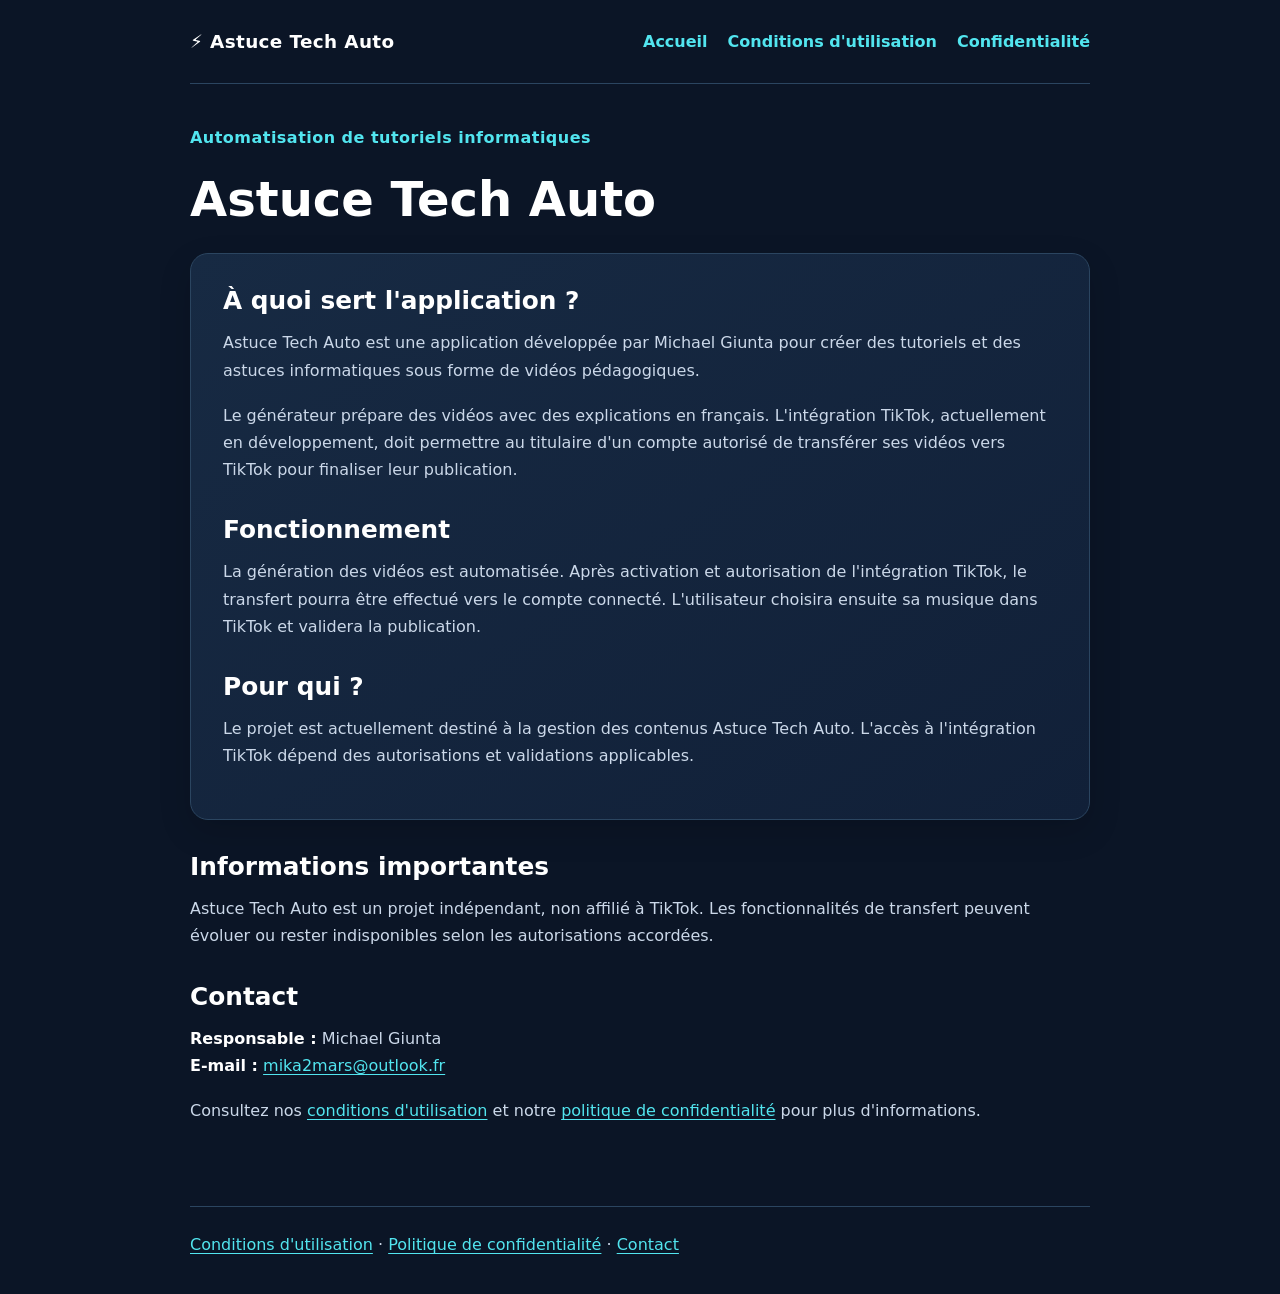
<file: index.html>
<!doctype html>
<html lang="fr">
<head>
  <meta charset="utf-8">
  <meta name="viewport" content="width=device-width, initial-scale=1">
  <meta name="description" content="Astuce Tech Auto : création de tutoriels informatiques et préparation de vidéos pour TikTok.">
  <title>Astuce Tech Auto — Accueil</title>
  <link rel="stylesheet" href="style.css">
</head>
<body>
  <header>
    <strong>⚡ Astuce Tech Auto</strong>
    <nav aria-label="Navigation principale">
      <a href="index.html">Accueil</a>
      <a href="terms.html">Conditions d'utilisation</a>
      <a href="privacy.html">Confidentialité</a>
    </nav>
  </header>
  <main>
    <p class="eyebrow">Automatisation de tutoriels informatiques</p>
    <h1>Astuce Tech Auto</h1>
    <div class="panel">
      <h2>À quoi sert l'application ?</h2>
      <p>Astuce Tech Auto est une application développée par Michael Giunta pour créer des tutoriels et des astuces informatiques sous forme de vidéos pédagogiques.</p>
      <p>Le générateur prépare des vidéos avec des explications en français. L'intégration TikTok, actuellement en développement, doit permettre au titulaire d'un compte autorisé de transférer ses vidéos vers TikTok pour finaliser leur publication.</p>
      <h2>Fonctionnement</h2>
      <p>La génération des vidéos est automatisée. Après activation et autorisation de l'intégration TikTok, le transfert pourra être effectué vers le compte connecté. L'utilisateur choisira ensuite sa musique dans TikTok et validera la publication.</p>
      <h2>Pour qui ?</h2>
      <p>Le projet est actuellement destiné à la gestion des contenus Astuce Tech Auto. L'accès à l'intégration TikTok dépend des autorisations et validations applicables.</p>
    </div>
    <h2>Informations importantes</h2>
    <p>Astuce Tech Auto est un projet indépendant, non affilié à TikTok. Les fonctionnalités de transfert peuvent évoluer ou rester indisponibles selon les autorisations accordées.</p>
    <h2>Contact</h2>
    <p><strong>Responsable :</strong> Michael Giunta<br>
    <strong>E-mail :</strong> <a href="mailto:mika2mars@outlook.fr">mika2mars@outlook.fr</a></p>
    <p>Consultez nos <a href="terms.html">conditions d'utilisation</a> et notre <a href="privacy.html">politique de confidentialité</a> pour plus d'informations.</p>
  </main>
  <footer>
    <a href="terms.html">Conditions d'utilisation</a> · <a href="privacy.html">Politique de confidentialité</a> · <a href="mailto:mika2mars@outlook.fr">Contact</a>
  </footer>
</body>
</html>
</file>
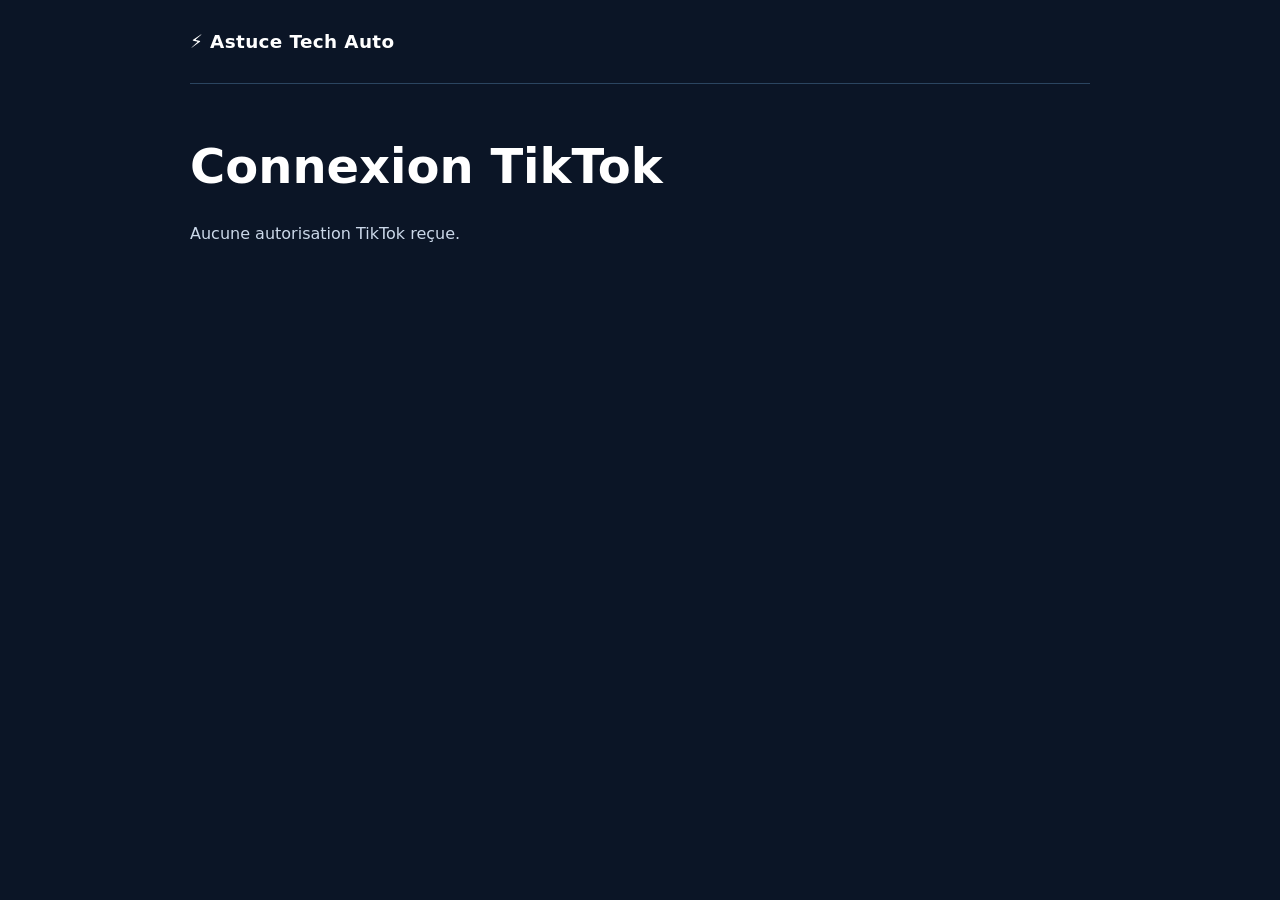
<file: callback.html>
<!doctype html>
<html lang="fr">
<head>
  <meta charset="utf-8">
  <meta name="viewport" content="width=device-width, initial-scale=1">
  <title>Connexion TikTok — Astuce Tech Auto</title>
  <link rel="stylesheet" href="style.css">
</head>
<body>
  <header>
    <strong>⚡ Astuce Tech Auto</strong>
  </header>
  <main>
    <h1>Connexion TikTok</h1>
    <p id="status">Vérification du retour de TikTok...</p>
  </main>
  <script>
    const params = new URLSearchParams(window.location.search);
    document.getElementById("status").textContent =
      params.has("error")
        ? "La connexion TikTok a été refusée ou interrompue."
        : params.has("code")
          ? "Autorisation reçue. La connexion doit encore être finalisée."
          : "Aucune autorisation TikTok reçue.";
  </script>
</body>
</html>
</file>
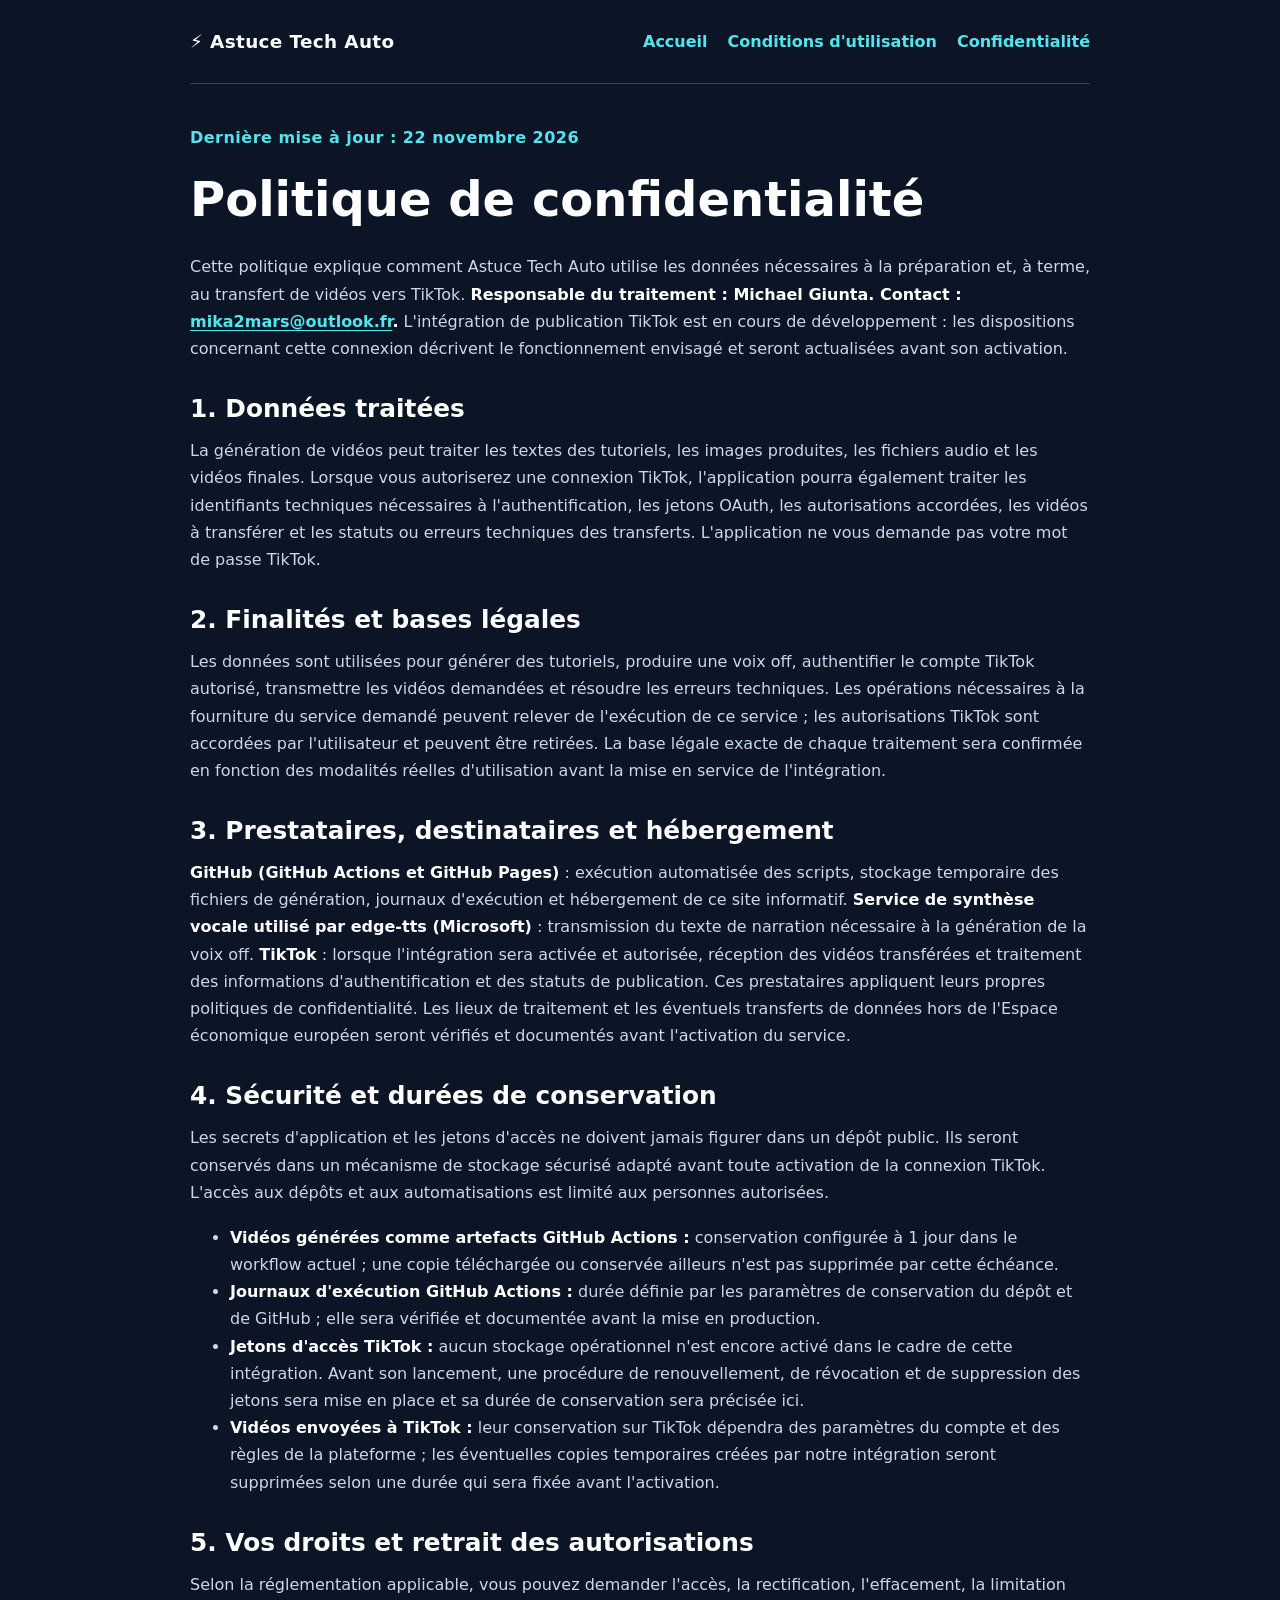
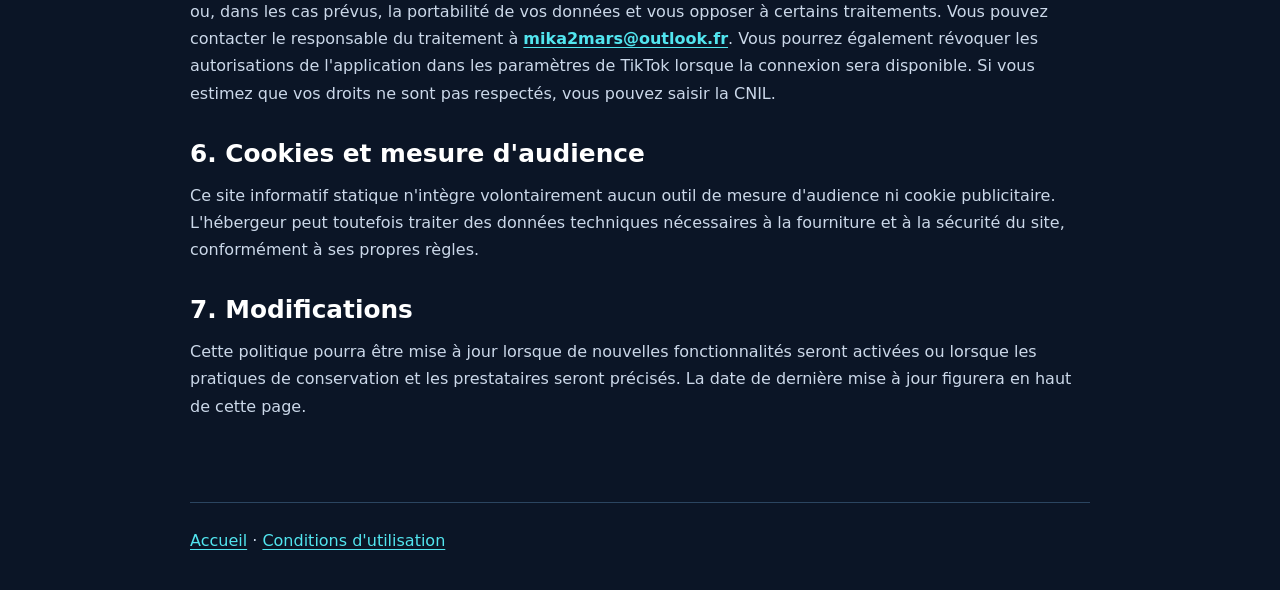
<file: privacy.html>
<!doctype html>
<html lang="fr">
<head>
  <meta charset="utf-8">
  <meta name="viewport" content="width=device-width, initial-scale=1">
  <title>Politique de confidentialité — Astuce Tech Auto</title>
  <link rel="stylesheet" href="style.css">
</head>
<body>
<header>
  <strong>⚡ Astuce Tech Auto</strong>
  <nav>
    <a href="index.html">Accueil</a>
    <a href="terms.html">Conditions d'utilisation</a>
    <a href="privacy.html">Confidentialité</a>
  </nav>
</header>
<main>
  <p class="eyebrow">Dernière mise à jour : 22 novembre 2026</p>
  <h1>Politique de confidentialité</h1>
  <p>Cette politique explique comment Astuce Tech Auto utilise les données nécessaires à la préparation et, à terme, au transfert de vidéos vers TikTok. <strong>Responsable du traitement : Michael Giunta. Contact : <a href="mailto:mika2mars@outlook.fr">mika2mars@outlook.fr</a>.</strong> L'intégration de publication TikTok est en cours de développement : les dispositions concernant cette connexion décrivent le fonctionnement envisagé et seront actualisées avant son activation.</p>

  <h2>1. Données traitées</h2>
  <p>La génération de vidéos peut traiter les textes des tutoriels, les images produites, les fichiers audio et les vidéos finales. Lorsque vous autoriserez une connexion TikTok, l'application pourra également traiter les identifiants techniques nécessaires à l'authentification, les jetons OAuth, les autorisations accordées, les vidéos à transférer et les statuts ou erreurs techniques des transferts. L'application ne vous demande pas votre mot de passe TikTok.</p>

  <h2>2. Finalités et bases légales</h2>
  <p>Les données sont utilisées pour générer des tutoriels, produire une voix off, authentifier le compte TikTok autorisé, transmettre les vidéos demandées et résoudre les erreurs techniques. Les opérations nécessaires à la fourniture du service demandé peuvent relever de l'exécution de ce service ; les autorisations TikTok sont accordées par l'utilisateur et peuvent être retirées. La base légale exacte de chaque traitement sera confirmée en fonction des modalités réelles d'utilisation avant la mise en service de l'intégration.</p>

  <h2>3. Prestataires, destinataires et hébergement</h2>
  <p><strong>GitHub (GitHub Actions et GitHub Pages)</strong> : exécution automatisée des scripts, stockage temporaire des fichiers de génération, journaux d'exécution et hébergement de ce site informatif. <strong>Service de synthèse vocale utilisé par edge-tts (Microsoft)</strong> : transmission du texte de narration nécessaire à la génération de la voix off. <strong>TikTok</strong> : lorsque l'intégration sera activée et autorisée, réception des vidéos transférées et traitement des informations d'authentification et des statuts de publication. Ces prestataires appliquent leurs propres politiques de confidentialité. Les lieux de traitement et les éventuels transferts de données hors de l'Espace économique européen seront vérifiés et documentés avant l'activation du service.</p>

  <h2>4. Sécurité et durées de conservation</h2>
  <p>Les secrets d'application et les jetons d'accès ne doivent jamais figurer dans un dépôt public. Ils seront conservés dans un mécanisme de stockage sécurisé adapté avant toute activation de la connexion TikTok. L'accès aux dépôts et aux automatisations est limité aux personnes autorisées.</p>
  <ul>
    <li><strong>Vidéos générées comme artefacts GitHub Actions :</strong> conservation configurée à 1 jour dans le workflow actuel ; une copie téléchargée ou conservée ailleurs n'est pas supprimée par cette échéance.</li>
    <li><strong>Journaux d'exécution GitHub Actions :</strong> durée définie par les paramètres de conservation du dépôt et de GitHub ; elle sera vérifiée et documentée avant la mise en production.</li>
    <li><strong>Jetons d'accès TikTok :</strong> aucun stockage opérationnel n'est encore activé dans le cadre de cette intégration. Avant son lancement, une procédure de renouvellement, de révocation et de suppression des jetons sera mise en place et sa durée de conservation sera précisée ici.</li>
    <li><strong>Vidéos envoyées à TikTok :</strong> leur conservation sur TikTok dépendra des paramètres du compte et des règles de la plateforme ; les éventuelles copies temporaires créées par notre intégration seront supprimées selon une durée qui sera fixée avant l'activation.</li>
  </ul>

  <h2>5. Vos droits et retrait des autorisations</h2>
  <p>Selon la réglementation applicable, vous pouvez demander l'accès, la rectification, l'effacement, la limitation ou, dans les cas prévus, la portabilité de vos données et vous opposer à certains traitements. Vous pouvez contacter le responsable du traitement à <strong><a href="mailto:mika2mars@outlook.fr">mika2mars@outlook.fr</a></strong>. Vous pourrez également révoquer les autorisations de l'application dans les paramètres de TikTok lorsque la connexion sera disponible. Si vous estimez que vos droits ne sont pas respectés, vous pouvez saisir la CNIL.</p>

  <h2>6. Cookies et mesure d'audience</h2>
  <p>Ce site informatif statique n'intègre volontairement aucun outil de mesure d'audience ni cookie publicitaire. L'hébergeur peut toutefois traiter des données techniques nécessaires à la fourniture et à la sécurité du site, conformément à ses propres règles.</p>

  <h2>7. Modifications</h2>
  <p>Cette politique pourra être mise à jour lorsque de nouvelles fonctionnalités seront activées ou lorsque les pratiques de conservation et les prestataires seront précisés. La date de dernière mise à jour figurera en haut de cette page.</p>
</main>
<footer><a href="index.html">Accueil</a> · <a href="terms.html">Conditions d'utilisation</a></footer>
</body>
</html>
</file>
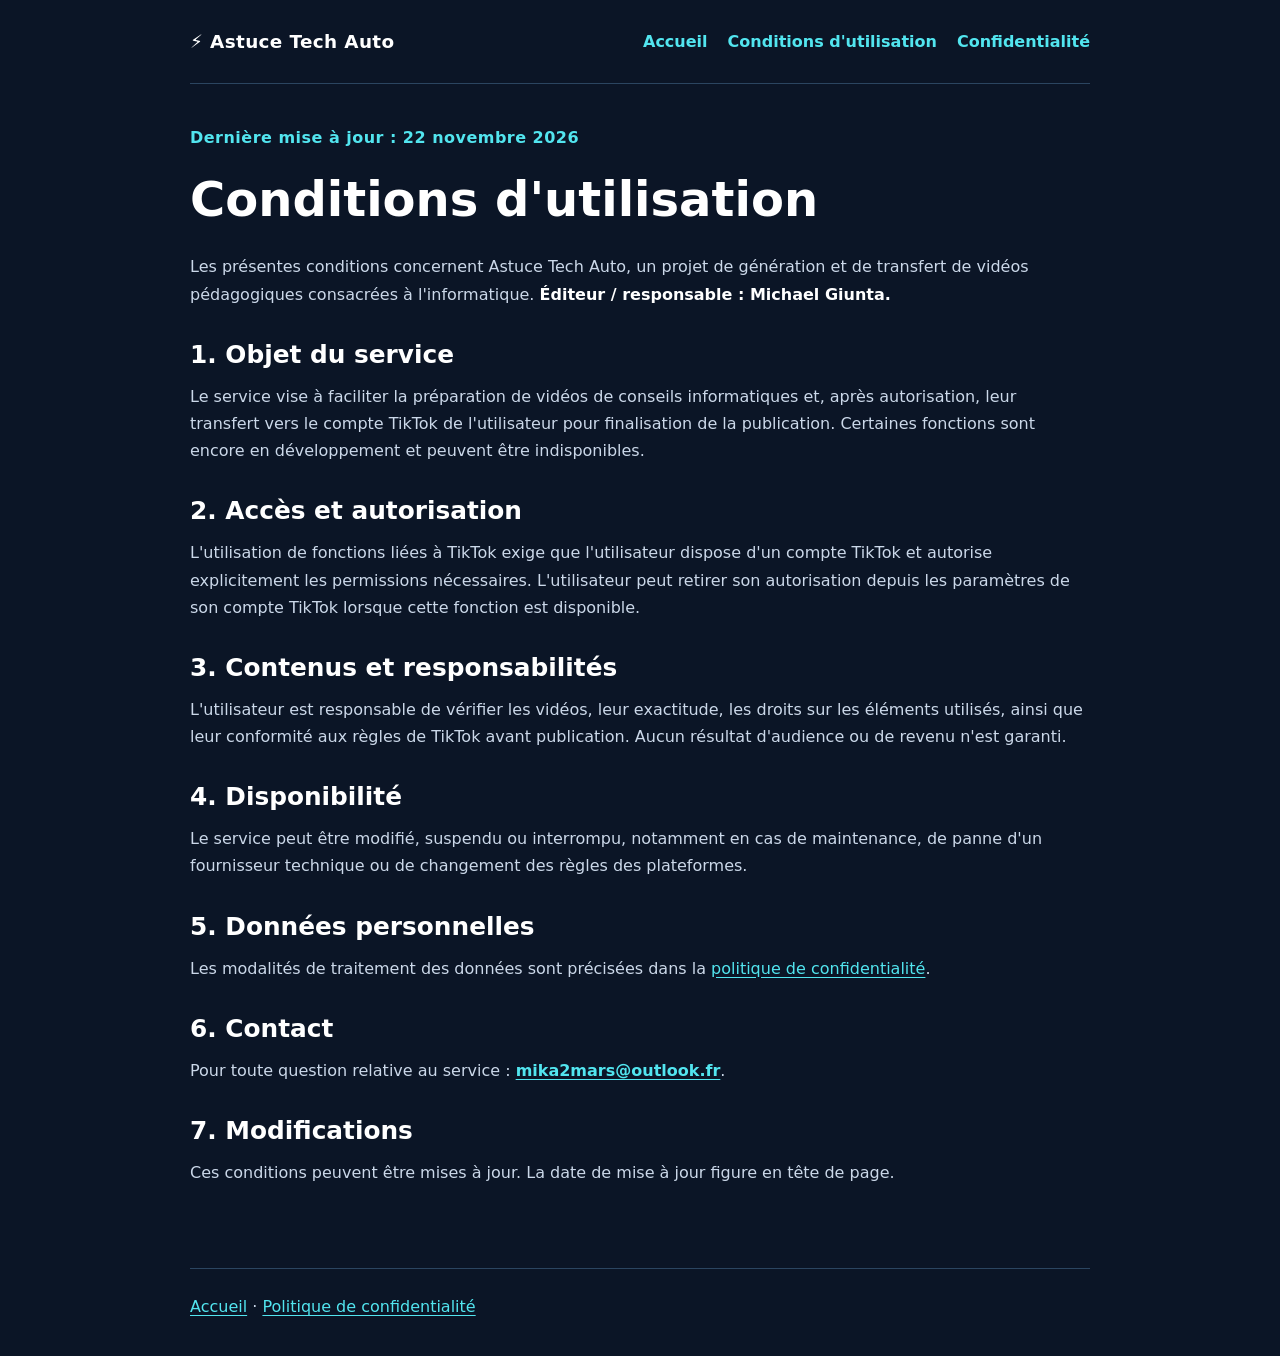
<file: terms.html>
<!doctype html>
<html lang="fr">
<head>
  <meta charset="utf-8">
  <meta name="viewport" content="width=device-width,initial-scale=1">
  <title>Conditions d'utilisation — Astuce Tech Auto</title>
  <link rel="stylesheet" href="style.css">
</head>
<body>
  <header>
    <strong>⚡ Astuce Tech Auto</strong>
    <nav>
      <a href="index.html">Accueil</a>
      <a href="terms.html">Conditions d'utilisation</a>
      <a href="privacy.html">Confidentialité</a>
    </nav>
  </header>
  <main>
    <p class="eyebrow">Dernière mise à jour : 22 novembre 2026</p>
    <h1>Conditions d'utilisation</h1>
    <p>Les présentes conditions concernent Astuce Tech Auto, un projet de génération et de transfert de vidéos pédagogiques consacrées à l'informatique. <strong>Éditeur / responsable : Michael Giunta.</strong></p>
    <h2>1. Objet du service</h2>
    <p>Le service vise à faciliter la préparation de vidéos de conseils informatiques et, après autorisation, leur transfert vers le compte TikTok de l'utilisateur pour finalisation de la publication. Certaines fonctions sont encore en développement et peuvent être indisponibles.</p>
    <h2>2. Accès et autorisation</h2>
    <p>L'utilisation de fonctions liées à TikTok exige que l'utilisateur dispose d'un compte TikTok et autorise explicitement les permissions nécessaires. L'utilisateur peut retirer son autorisation depuis les paramètres de son compte TikTok lorsque cette fonction est disponible.</p>
    <h2>3. Contenus et responsabilités</h2>
    <p>L'utilisateur est responsable de vérifier les vidéos, leur exactitude, les droits sur les éléments utilisés, ainsi que leur conformité aux règles de TikTok avant publication. Aucun résultat d'audience ou de revenu n'est garanti.</p>
    <h2>4. Disponibilité</h2>
    <p>Le service peut être modifié, suspendu ou interrompu, notamment en cas de maintenance, de panne d'un fournisseur technique ou de changement des règles des plateformes.</p>
    <h2>5. Données personnelles</h2>
    <p>Les modalités de traitement des données sont précisées dans la <a href="privacy.html">politique de confidentialité</a>.</p>
    <h2>6. Contact</h2>
    <p>Pour toute question relative au service : <strong><a href="mailto:mika2mars@outlook.fr">mika2mars@outlook.fr</a></strong>.</p>
    <h2>7. Modifications</h2>
    <p>Ces conditions peuvent être mises à jour. La date de mise à jour figure en tête de page.</p>
  </main>
  <footer><a href="index.html">Accueil</a> · <a href="privacy.html">Politique de confidentialité</a></footer>
</body>
</html>
</file>
<file: style.css>
:root {
  color-scheme: dark;
  font-family: system-ui, -apple-system, "Segoe UI", Roboto, sans-serif;
  color: #e8f1ff;
  background: #0b1526;
  font-synthesis: none;
  text-rendering: optimizeLegibility;
}

* { box-sizing: border-box; }
html { scroll-behavior: smooth; }
body { margin: 0; line-height: 1.7; min-height: 100vh; }

header, main, footer { width: min(100% - 40px, 900px); margin-inline: auto; }
header {
  display: flex;
  align-items: center;
  justify-content: space-between;
  flex-wrap: wrap;
  gap: 16px;
  padding-block: 26px;
  border-bottom: 1px solid #2b4560;
}
header strong { font-size: 1.15rem; letter-spacing: .02em; }
nav { display: flex; flex-wrap: wrap; gap: 8px 20px; }
nav a { text-decoration: none; font-weight: 600; }
nav a:hover, nav a:focus-visible { text-decoration: underline; }
main { padding-block: 40px 64px; }
footer { padding-block: 24px 36px; border-top: 1px solid #2b4560; color: #cbd8e9; }

a { color: #52e5ef; text-underline-offset: 3px; }
a:hover { color: #a5f7fb; }
a:focus-visible { outline: 2px solid #52e5ef; outline-offset: 4px; border-radius: 3px; }
h1, h2 { line-height: 1.25; color: #fff; }
h1 { font-size: clamp(2rem, 5vw, 3rem); margin: 12px 0 24px; }
h2 { font-size: clamp(1.25rem, 3vw, 1.55rem); margin: 32px 0 12px; }
p, li { color: #cbd8e9; }
p { margin: 0 0 18px; }
strong { color: #fff; }

.eyebrow { color: #52e5ef; font-weight: 700; letter-spacing: .03em; }
.panel {
  padding: clamp(20px, 4vw, 32px);
  border: 1px solid #2b4560;
  border-radius: 18px;
  background: linear-gradient(145deg, #172a43, #112038);
  box-shadow: 0 12px 32px rgb(0 0 0 / 15%);
}
.panel h2:first-child { margin-top: 0; }
.notice {
  padding: 14px 18px;
  border-left: 4px solid #52e5ef;
  border-radius: 0 8px 8px 0;
  background: #15243a;
}

@media (max-width: 600px) {
  header, main, footer { width: min(100% - 28px, 900px); }
  header { padding-block: 20px; }
  nav { gap: 8px 14px; font-size: .92rem; }
  main { padding-block: 28px 48px; }
}
</file>
